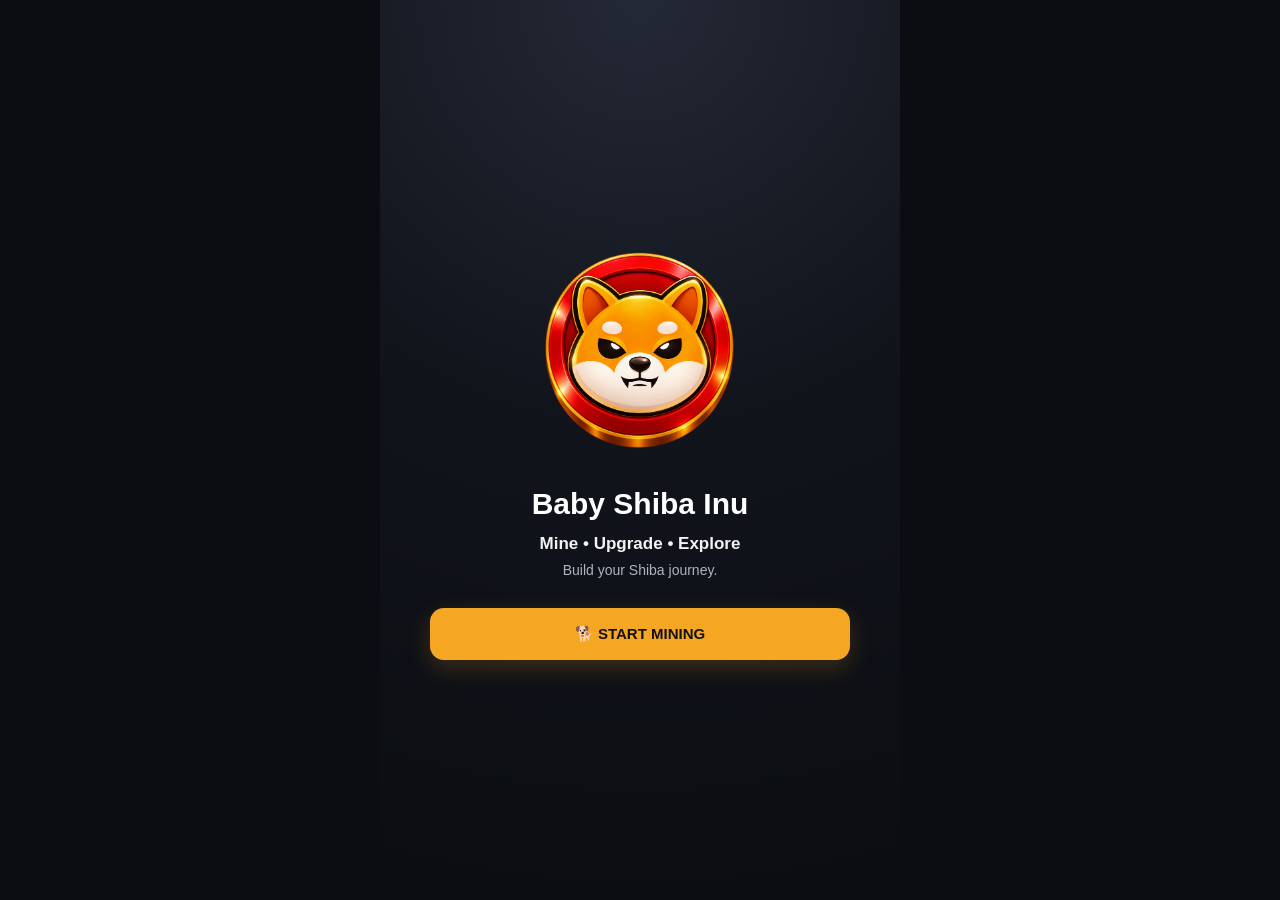
<file: index.html>
<!DOCTYPE html>
<html lang="en">
<head>
    <meta charset="UTF-8">

    <meta
        name="viewport"
        content="width=device-width, initial-scale=1.0, maximum-scale=1.0, user-scalable=no"
    >

    <title>Baby Shiba Inu</title>

    <script src="https://telegram.org/js/telegram-web-app.js"></script>

    <link rel="stylesheet" href="Style.css">
</head>

<body>

<div id="app">

    <!-- INTRO -->

    <section id="introPage" class="intro-page">

        <div class="intro-content">

            <div class="intro-logo">
                <img
                    src="file_00000000475481f4afc8aeaecd6da9b6.png"
                    alt="Baby Shiba Inu"
                >
            </div>

            <h1>Baby Shiba Inu</h1>

            <p class="intro-text">
                Mine • Upgrade • Explore
            </p>

            <p class="intro-subtitle">
                Build your Shiba journey.
            </p>

            <button
                id="startGame"
                class="primary-btn"
            >
                🐕 START MINING
            </button>

        </div>

    </section>


    <!-- GAME -->

    <main id="gameApp" class="game-app hidden">


        <!-- MINING -->

        <section
            id="miningPage"
            class="game-page active"
        >

            <div class="top-header">

                <div>

                    <h2>⛏️ Mining</h2>

                    <p>
                        Mine Baby Shiba Inu
                    </p>

                </div>

            </div>


            <!-- PLAYER -->

            <div class="player-card">

                <div class="player-info">

                    <div class="avatar">
                        🐕
                    </div>

                    <div>

                        <div
                            id="playerName"
                            class="player-name"
                        >
                            Player
                        </div>

                        <div class="player-id">
                            ID:
                            <span id="playerId">---</span>
                        </div>

                    </div>

                </div>


                <div class="level-box">

                    <span>LEVEL</span>

                    <strong id="levelValue">
                        1
                    </strong>

                </div>

            </div>


            <!-- BALANCE -->

            <div class="balance-card">

                <div class="balance-label">
                    BSHIB BALANCE
                </div>

                <div
                    id="balance"
                    class="balance-value"
                >
                    0
                </div>

                <div class="balance-symbol">
                    $BSHIB
                </div>

            </div>


            <!-- MINING -->

            <div class="mining-card">

                <div class="mining-title">

                    <span>
                        ⚡ Mining Rate
                    </span>

                    <strong>
                        <span id="mineRate">
                            1
                        </span>
                        BSHIB/s
                    </strong>

                </div>


                <div class="coin-area">

                    <button
                        id="shibaButton"
                        class="shiba-button"
                    >

                        <img
                            src="file_00000000475481f4afc8aeaecd6da9b6.png"
                            alt="BSHIB"
                        >

                    </button>

                </div>


                <!-- ENERGY -->

                <div class="energy-section">

                    <div class="energy-header">

                        <span>
                            ⚡ Energy
                        </span>

                        <strong>

                            <span id="energy">
                                1000
                            </span>

                            /

                            <span id="maxEnergy">
                                1000
                            </span>

                        </strong>

                    </div>


                    <div class="energy-bar">

                        <div
                            id="energyFill"
                            class="energy-fill"
                        ></div>

                    </div>

                </div>

            </div>


            <!-- STATS -->

            <div class="stats-grid">

                <div class="stat-card">

                    <span>
                        💰 Total Mined
                    </span>

                    <strong id="totalMined">
                        0
                    </strong>

                </div>


                <div class="stat-card">

                    <span>
                        👆 Tap Power
                    </span>

                    <strong id="tapPower">
                        1
                    </strong>

                </div>


                <div class="stat-card">

                    <span>
                        ⭐ XP
                    </span>

                    <strong id="xpValue">
                        0
                    </strong>

                </div>


                <div class="stat-card">

                    <span>
                        👑 VIP
                    </span>

                    <strong id="vipLevel">
                        0
                    </strong>

                </div>

            </div>


            <!-- XP -->

            <div class="xp-section">

                <div class="xp-header">

                    <span>
                        ⭐ Experience
                    </span>

                    <span id="xpText">
                        0 / 100
                    </span>

                </div>


                <div class="xp-bar">

                    <div
                        id="xpFill"
                        class="xp-fill"
                    ></div>

                </div>

            </div>

        </section>


        <!-- ITEMS -->

        <section
            id="itemsPage"
            class="game-page"
        >

            <div class="page-header">

                <h2>🎒 Items</h2>

                <p>
                    Your game items
                </p>

            </div>


            <div class="empty-card">

                <div class="empty-icon">
                    🎒
                </div>

                <h3>
                    No Items Yet
                </h3>

                <p>
                    Your purchased items will appear here.
                </p>

            </div>

        </section>


        <!-- SHOP -->

        <section
            id="shopPage"
            class="game-page"
        >

            <div class="page-header">

                <h2>🛒 Shop</h2>

                <p>
                    Upgrade your mining power
                </p>

            </div>


            <div class="shop-card">

                <div class="shop-icon">
                    ⚡
                </div>

                <div class="shop-info">

                    <h3>
                        Energy Pack
                    </h3>

                    <p>
                        Restore 250 Energy
                    </p>

                    <strong>
                        250 BSHIB
                    </strong>

                </div>

                <button
                    id="energyPackButton"
                    class="buy-btn"
                >
                    BUY
                </button>

            </div>


            <div class="shop-card">

                <div class="shop-icon">
                    🚀
                </div>

                <div class="shop-info">

                    <h3>
                        Mining Boost
                    </h3>

                    <p>
                        Increase Tap Power
                    </p>

                    <strong>
                        500 BSHIB
                    </strong>

                </div>

                <button
                    id="miningBoostButton"
                    class="buy-btn"
                >
                    BUY
                </button>

            </div>

        </section>


        <!-- VIP -->

        <section
            id="vipPage"
            class="game-page"
        >

            <div class="page-header">

                <h2>👑 VIP</h2>

                <p>
                    Unlock special mining benefits
                </p>

            </div>


            <div class="vip-current-card">

                <div>

                    <span>
                        CURRENT VIP
                    </span>

                    <strong id="currentVipLevel">
                        VIP 0
                    </strong>

                </div>

                <div class="vip-crown">
                    👑
                </div>

            </div>


            <div class="vip-stats">

                <div>

                    <span>
                        Mining Bonus
                    </span>

                    <strong id="vipMiningBonus">
                        +0%
                    </strong>

                </div>


                <div>

                    <span>
                        Energy Bonus
                    </span>

                    <strong id="vipEnergyBonus">
                        +0
                    </strong>

                </div>

            </div>


            <button
                id="vipRewardButton"
                class="primary-btn"
            >
                🎁 CLAIM DAILY REWARD
            </button>


            <div class="vip-list">

                <div class="vip-card">

                    <div class="vip-card-top">

                        <strong>
                            VIP 1
                        </strong>

                        <span>
                            10,000 BSHIB
                        </span>

                    </div>

                    <p>
                        +5% Mining • +100 Energy
                    </p>

                    <button
                        class="vip-buy-btn"
                        data-vip="1"
                    >
                        ACTIVATE
                    </button>

                </div>


                <div class="vip-card">

                    <div class="vip-card-top">

                        <strong>
                            VIP 2
                        </strong>

                        <span>
                            50,000 BSHIB
                        </span>

                    </div>

                    <p>
                        +10% Mining • +200 Energy
                    </p>

                    <button
                        class="vip-buy-btn"
                        data-vip="2"
                    >
                        ACTIVATE
                    </button>

                </div>


                <div class="vip-card">

                    <div class="vip-card-top">

                        <strong>
                            VIP 3
                        </strong>

                        <span>
                            150,000 BSHIB
                        </span>

                    </div>

                    <p>
                        +15% Mining • +300 Energy
                    </p>

                    <button
                        class="vip-buy-btn"
                        data-vip="3"
                    >
                        ACTIVATE
                    </button>

                </div>


                <div class="vip-card">

                    <div class="vip-card-top">

                        <strong>
                            VIP 4
                        </strong>

                        <span>
                            400,000 BSHIB
                        </span>

                    </div>

                    <p>
                        +25% Mining • +500 Energy
                    </p>

                    <button
                        class="vip-buy-btn"
                        data-vip="4"
                    >
                        ACTIVATE
                    </button>

                </div>


                <div class="vip-card">

                    <div class="vip-card-top">

                        <strong>
                            VIP 5
                        </strong>

                        <span>
                            1,000,000 BSHIB
                        </span>

                    </div>

                    <p>
                        +50% Mining • +1000 Energy
                    </p>

                    <button
                        class="vip-buy-btn"
                        data-vip="5"
                    >
                        ACTIVATE
                    </button>

                </div>

            </div>

        </section>


        <!-- FRIENDS -->

        <section
            id="friendsPage"
            class="game-page"
        >

            <div class="page-header">

                <h2>👥 Friends</h2>

                <p>
                    Invite friends and earn rewards
                </p>

            </div>


            <div class="referral-card">

                <div class="referral-icon">
                    👥
                </div>

                <h3>
                    Invite Friends
                </h3>

                <p>
                    Share your referral link with friends.
                </p>


                <div class="referral-code-box">

                    <span id="referralCode">
                        BSHIB
                    </span>

                    <button id="copyReferral">
                        📋
                    </button>

                </div>


                <button
                    id="inviteFriends"
                    class="primary-btn"
                >
                    INVITE FRIENDS
                </button>

            </div>

        </section>


        <!-- ARENA -->

        <section
            id="arenaPage"
            class="game-page"
        >

            <div class="page-header">

                <h2>
                    ⚔️ Baby Shiba Arena
                </h2>

                <p>
                    Coming soon
                </p>

            </div>


            <div class="arena-card">

                <div class="arena-icon">
                    ⚔️
                </div>

                <h3>
                    Baby Shiba Arena
                </h3>

                <p>
                    Fight enemies, explore the world and earn rewards.
                </p>

                <div class="coming-soon">
                    COMING SOON
                </div>

            </div>

        </section>


        <!-- BOTTOM NAV -->

        <nav class="bottom-nav">

            <button
                class="nav-item active"
                data-page="miningPage"
            >
                <span>⛏️</span>
                <small>Mining</small>
            </button>


            <button
                class="nav-item"
                data-page="itemsPage"
            >
                <span>🎒</span>
                <small>Items</small>
            </button>


            <button
                class="nav-item"
                data-page="shopPage"
            >
                <span>🛒</span>
                <small>Shop</small>
            </button>


            <button
                class="nav-item"
                data-page="vipPage"
            >
                <span>👑</span>
                <small>VIP</small>
            </button>


            <button
                class="nav-item"
                data-page="friendsPage"
            >
                <span>👥</span>
                <small>Friends</small>
            </button>


            <button
                class="nav-item"
                data-page="arenaPage"
            >
                <span>⚔️</span>
                <small>Arena</small>
            </button>

        </nav>

    </main>


    <!-- TOAST -->

    <div
        id="toast"
        class="toast"
    ></div>


    <!-- EFFECTS -->

    <div
        id="effects"
        class="effects"
    ></div>


</div>


<script src="app.js"></script>

</body>
          </html>
</file>
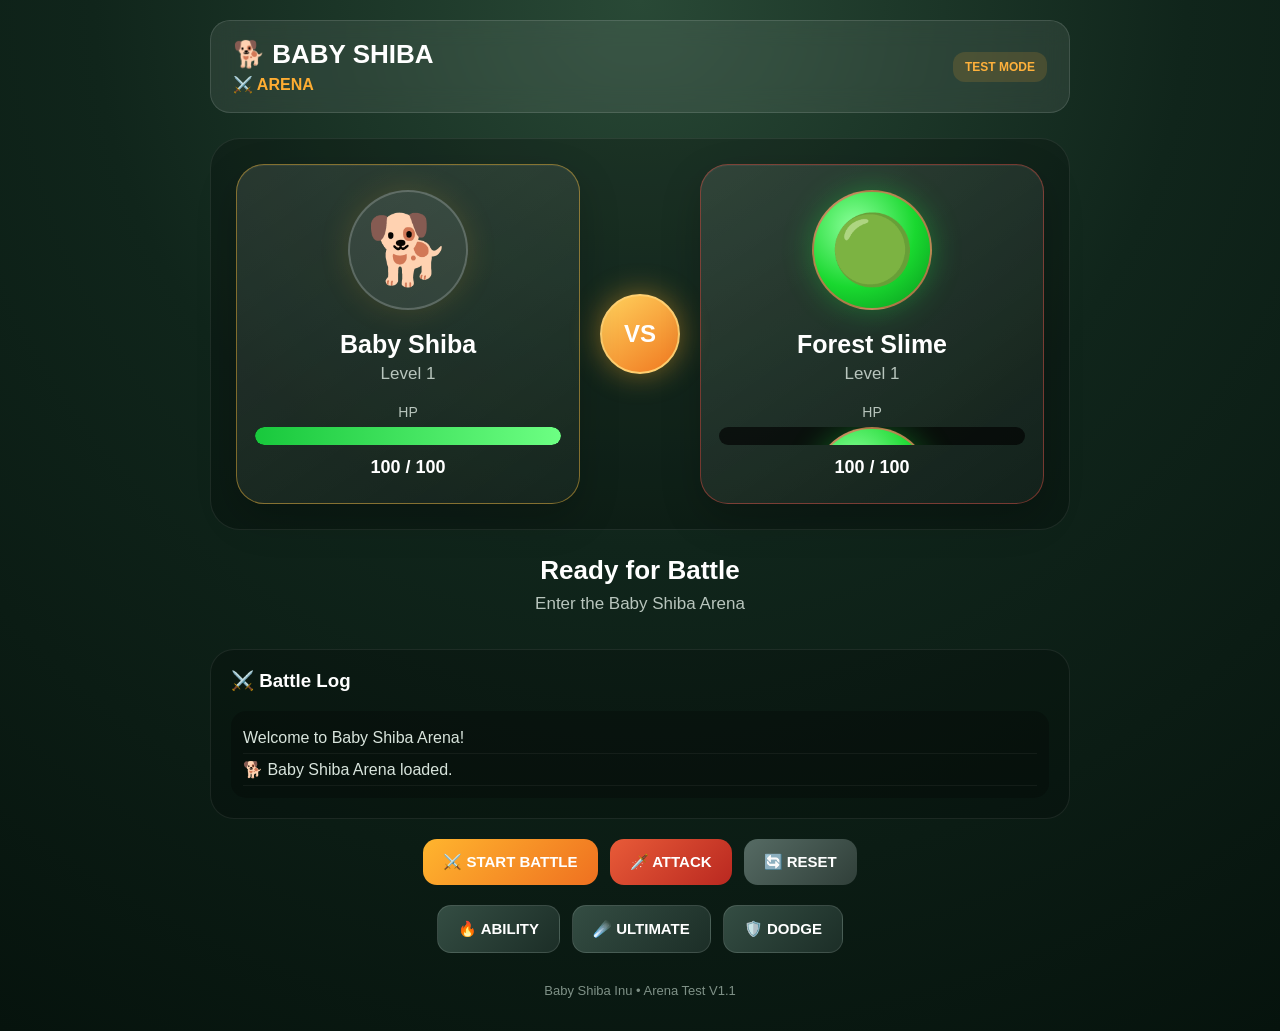
<file: arena.html>
<!DOCTYPE html>
<html lang="en">

<head>
    <meta charset="UTF-8">

    <meta
        name="viewport"
        content="width=device-width, initial-scale=1.0"
    >

    <title>Baby Shiba Arena</title>

    <link rel="stylesheet" href="arena.css">
</head>

<body>

    <main class="arena">

        <!-- HEADER -->

        <header class="arena-header">

            <div class="logo-area">
                <h1>🐕 BABY SHIBA</h1>
                <span>⚔️ ARENA</span>
            </div>

            <div class="test-badge">
                TEST MODE
            </div>

        </header>


        <!-- BATTLE AREA -->

        <section class="battle-area">

            <!-- PLAYER -->

            <div class="fighter player">

                <div class="character-icon">
                    🐕
                </div>

                <h2>Baby Shiba</h2>

                <p class="level">
                    Level 1
                </p>

                <div class="stat-label">
                    HP
                </div>

                <div class="health-bar">

                    <div
                        id="player-hp-bar"
                        class="health-fill player-hp"
                    ></div>

                </div>

                <p id="player-hp">
                    100 / 100
                </p>

            </div>


            <!-- VS -->

            <div class="vs">
                VS
            </div>


            <!-- ENEMY -->

            <div class="fighter enemy">

                
                     <div
    id="enemy-character"
    class="character-icon enemy-character"
>
    🟢
                     </div>
                

                <h2>Forest Slime</h2>

                <p class="level">
                    Level 1
                </p>

                <div class="stat-label">
                    HP
                </div>

                <div class="health-bar">
<div
    id="enemy-character"
    class="character-icon enemy-character"
>
    🟢
                    </div>
                    <div
                        id="enemy-hp-bar"
                        class="health-fill enemy-hp"
                    ></div>

                </div>

                <p id="enemy-hp">
                    100 / 100
                </p>

            </div>

        </section>


        <!-- BATTLE MESSAGE -->

        <section class="battle-message">

            <h2 id="battle-status">
                Ready for Battle
            </h2>

            <p id="battle-subtitle">
                Enter the Baby Shiba Arena
            </p>

        </section>


        <!-- BATTLE LOG -->

        <section class="battle-log-section">

            <h3>⚔️ Battle Log</h3>

            <div id="battle-log">

                <div>
                    Welcome to Baby Shiba Arena!
                </div>

            </div>

        </section>


        <!-- MAIN CONTROLS -->

        <section class="battle-controls">

            <button
                class="start-button"
                onclick="startArenaBattle()"
            >
                ⚔️ START BATTLE
            </button>

            <button
                class="attack-button"
                onclick="playerAttack()"
            >
                🗡️ ATTACK
            </button>

            <button
                class="reset-button"
                onclick="resetArena()"
            >
                🔄 RESET
            </button>

        </section>


        <!-- ABILITIES -->

        <section class="future-controls">

            <button
                onclick="playerAbility()"
            >
                🔥 ABILITY
            </button>

            <button
                onclick="playerUltimate()"
            >
                ☄️ ULTIMATE
            </button>

            <button
                onclick="playerDodge()"
            >
                🛡️ DODGE
            </button>

        </section>


        <!-- FOOTER -->

        <footer>

            <p>
                Baby Shiba Inu • Arena Test V1.1
            </p>

        </footer>

    </main>


    <script src="arena.js"></script>

</body>

          </html>
</file>
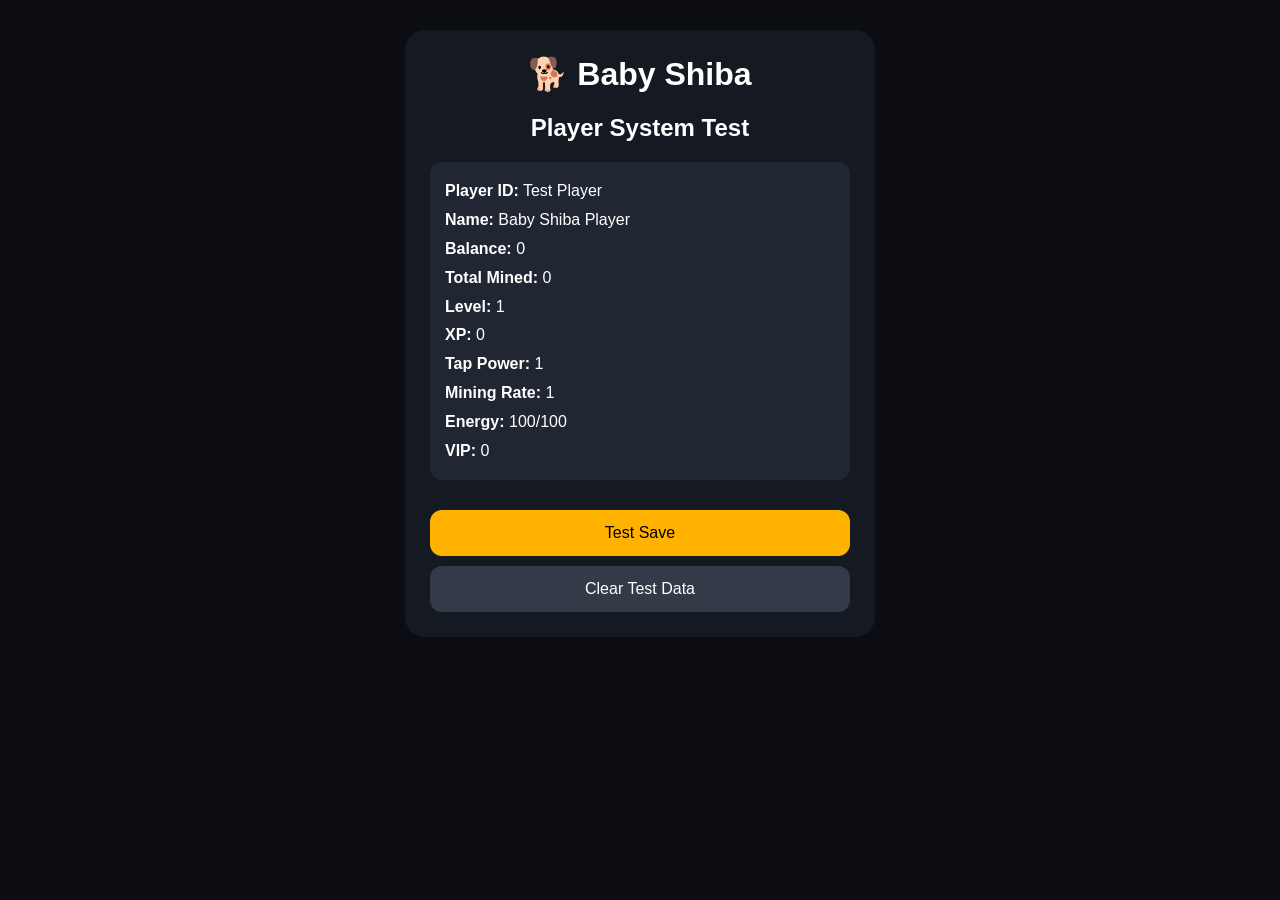
<file: player-test.html>
<!DOCTYPE html>
<html lang="en">
<head>
    <meta charset="UTF-8">
    <meta name="viewport" content="width=device-width, initial-scale=1.0">

    <title>Baby Shiba Player Test</title>

    <style>
        body {
            margin: 0;
            padding: 30px 20px;
            background: #0b0d12;
            color: white;
            font-family: Arial, sans-serif;
            text-align: center;
        }

        .box {
            max-width: 420px;
            margin: 0 auto;
            padding: 25px;
            background: #151922;
            border-radius: 20px;
        }

        h1 {
            margin-top: 0;
        }

        #status {
            margin: 20px 0;
            padding: 15px;
            background: #202632;
            border-radius: 12px;
            line-height: 1.8;
            text-align: left;
        }

        button {
            width: 100%;
            padding: 14px;
            margin-top: 10px;
            border: 0;
            border-radius: 12px;
            font-size: 16px;
            cursor: pointer;
        }

        .save {
            background: #ffb300;
        }

        .clear {
            background: #333a48;
            color: white;
        }
    </style>
</head>

<body>

<div class="box">

    <h1>🐕 Baby Shiba</h1>

    <h2>Player System Test</h2>

    <div id="status">
        Loading...
    </div>

    <button class="save" onclick="testSave()">
        Test Save
    </button>

    <button class="clear" onclick="testClear()">
        Clear Test Data
    </button>

</div>

<script src="player-system.js"></script>
<script src="storage-system.js"></script>

<script>

let player;

function showPlayer() {

    document.getElementById("status").innerHTML = `
        <strong>Player ID:</strong> ${player.telegramId || "Test Player"}<br>
        <strong>Name:</strong> ${player.firstName || "Baby Shiba Player"}<br>
        <strong>Balance:</strong> ${player.balance}<br>
        <strong>Total Mined:</strong> ${player.totalMined}<br>
        <strong>Level:</strong> ${player.level}<br>
        <strong>XP:</strong> ${player.xp}<br>
        <strong>Tap Power:</strong> ${player.tapPower}<br>
        <strong>Mining Rate:</strong> ${player.miningRate}<br>
        <strong>Energy:</strong> ${player.energy}/${player.maxEnergy}<br>
        <strong>VIP:</strong> ${player.vipLevel}
    `;
}

function testSave() {

    player.balance += 100;
    player.totalMined += 100;
    player.xp += 10;

    BabyShibaStorage.save(player);

    showPlayer();
}

function testClear() {

    BabyShibaStorage.clear();

    player = BabyShibaPlayer.createPlayer();

    showPlayer();
}

function startTest() {

    const saved =
        BabyShibaStorage.load();

    if (saved) {

        player =
            BabyShibaPlayer.normalizePlayer(saved);

    } else {

        player =
            BabyShibaPlayer.createPlayer();

    }

    showPlayer();
}

startTest();

</script>

</body>
  </html>
</file>
<file: Style.css>
/* =========================================
   BABY SHIBA INU
   MAIN GAME STYLE
========================================= */

* {
    box-sizing: border-box;
    margin: 0;
    padding: 0;
}

html,
body {
    width: 100%;
    min-height: 100%;
}

body {
    font-family: Arial, Helvetica, sans-serif;
    background: #0b0d12;
    color: #ffffff;
    overflow-x: hidden;
}

button {
    font-family: inherit;
    cursor: pointer;
    border: none;
}

.hidden {
    display: none !important;
}


/* =========================================
   APP
========================================= */

#app {
    width: 100%;
    max-width: 520px;
    min-height: 100vh;
    margin: 0 auto;
    position: relative;
    background: #0b0d12;
}


/* =========================================
   INTRO
========================================= */

.intro-page {
    width: 100%;
    min-height: 100vh;

    display: flex;
    align-items: center;
    justify-content: center;

    padding: 30px 20px;

    background:
        radial-gradient(
            circle at top,
            #242936 0%,
            #11141b 45%,
            #0b0d12 100%
        );
}

.intro-content {
    width: 100%;
    max-width: 420px;

    text-align: center;
}

.intro-logo {
    width: 220px;
    height: 220px;

    margin: 0 auto 25px;

    display: flex;
    align-items: center;
    justify-content: center;
}

.intro-logo img {
    width: 210px;
    height: 210px;

    max-width: 210px;
    max-height: 210px;

    object-fit: contain;

    display: block;
}

.intro-content h1 {
    font-size: 30px;
    line-height: 1.2;

    margin-bottom: 12px;
}

.intro-text {
    font-size: 17px;
    font-weight: 700;

    margin-bottom: 8px;

    opacity: 0.95;
}

.intro-subtitle {
    font-size: 14px;

    color: #aeb4c0;

    margin-bottom: 30px;
}


/* =========================================
   BUTTON
========================================= */

.primary-btn {
    width: 100%;

    min-height: 52px;

    padding: 14px 20px;

    border-radius: 14px;

    background: #f5a623;
    color: #111111;

    font-size: 15px;
    font-weight: 800;

    box-shadow:
        0 8px 25px rgba(245, 166, 35, 0.20);

    transition:
        transform 0.15s ease,
        opacity 0.15s ease;
}

.primary-btn:active {
    transform: scale(0.97);
}

.primary-btn:hover {
    opacity: 0.92;
}


/* =========================================
   GAME
========================================= */

.game-app {
    width: 100%;
    min-height: 100vh;

    padding-bottom: 80px;

    background: #0b0d12;
}

.game-page {
    display: none;

    width: 100%;

    min-height: calc(100vh - 80px);

    padding:
        18px
        16px
        110px;
}

.game-page.active {
    display: block;
}


/* =========================================
   HEADER
========================================= */

.top-header {
    width: 100%;

    margin-bottom: 16px;
}

.top-header h2 {
    font-size: 23px;
    margin-bottom: 5px;
}

.top-header p {
    font-size: 13px;
    color: #9299a6;
}


/* =========================================
   PLAYER
========================================= */

.player-card {
    width: 100%;

    display: flex;
    align-items: center;
    justify-content: space-between;

    padding: 14px;

    margin-bottom: 14px;

    background: #151922;

    border: 1px solid #242936;

    border-radius: 16px;
}

.player-info {
    display: flex;
    align-items: center;

    min-width: 0;
}

.avatar {
    width: 46px;
    height: 46px;

    flex-shrink: 0;

    display: flex;
    align-items: center;
    justify-content: center;

    margin-right: 11px;

    border-radius: 50%;

    background: #242936;

    font-size: 25px;
}

.player-name {
    font-size: 15px;
    font-weight: 700;

    white-space: nowrap;
    overflow: hidden;
    text-overflow: ellipsis;
}

.player-id {
    margin-top: 4px;

    font-size: 11px;

    color: #7f8795;
}

.level-box {
    flex-shrink: 0;

    text-align: center;

    padding-left: 12px;
}

.level-box span {
    display: block;

    font-size: 9px;

    color: #7f8795;

    margin-bottom: 3px;
}

.level-box strong {
    font-size: 20px;
}


/* =========================================
   BALANCE
========================================= */

.balance-card {
    width: 100%;

    text-align: center;

    padding: 20px 15px;

    margin-bottom: 14px;

    background:
        linear-gradient(
            145deg,
            #191d27,
            #12151c
        );

    border: 1px solid #292f3b;

    border-radius: 18px;
}

.balance-label {
    font-size: 11px;

    color: #8d95a3;

    margin-bottom: 8px;
}

.balance-value {
    font-size: 31px;
    line-height: 1.1;

    font-weight: 800;

    word-break: break-word;
}

.balance-symbol {
    font-size: 12px;

    margin-top: 6px;

    color: #f5a623;
    font-weight: 700;
}


/* =========================================
   MINING CARD
========================================= */

.mining-card {
    width: 100%;

    padding: 15px;

    background: #151922;

    border: 1px solid #242936;

    border-radius: 18px;

    margin-bottom: 14px;
}

.mining-title {
    width: 100%;

    display: flex;
    align-items: center;
    justify-content: space-between;

    font-size: 13px;
}

.mining-title span {
    color: #aeb4c0;
}

.mining-title strong {
    color: #f5a623;
}


/* =========================================
   COIN
========================================= */

.coin-area {
    width: 100%;

    min-height: 240px;

    display: flex;
    align-items: center;
    justify-content: center;

    padding: 15px 0;
}

.shiba-button {
    width: 190px;
    height: 190px;

    min-width: 190px;
    min-height: 190px;

    max-width: 190px;
    max-height: 190px;

    padding: 0;

    display: flex;
    align-items: center;
    justify-content: center;

    border-radius: 50%;

    background: transparent;

    overflow: hidden;

    box-shadow:
        0 0 30px rgba(245, 166, 35, 0.18);

    -webkit-tap-highlight-color: transparent;
}

.shiba-button img {
    display: block;

    width: 190px;
    height: 190px;

    min-width: 190px;
    min-height: 190px;

    max-width: 190px;
    max-height: 190px;

    object-fit: contain;

    pointer-events: none;
}

.shiba-button:active {
    transform: scale(0.94);
}


/* =========================================
   ENERGY
========================================= */

.energy-section {
    width: 100%;
}

.energy-header {
    width: 100%;

    display: flex;
    justify-content: space-between;

    margin-bottom: 8px;

    font-size: 12px;
}

.energy-header span {
    color: #9ba2af;
}

.energy-header strong {
    color: #ffffff;
}

.energy-bar {
    width: 100%;
    height: 9px;

    overflow: hidden;

    background: #292e38;

    border-radius: 20px;
}

.energy-fill {
    width: 100%;
    height: 100%;

    background: #f5a623;

    border-radius: 20px;

    transition: width 0.25s ease;
}


/* =========================================
   STATS
========================================= */

.stats-grid {
    width: 100%;

    display: grid;

    grid-template-columns: repeat(2, 1fr);

    gap: 10px;

    margin-bottom: 14px;
}

.stat-card {
    min-width: 0;

    padding: 14px;

    background: #151922;

    border: 1px solid #242936;

    border-radius: 14px;
}

.stat-card span {
    display: block;

    font-size: 11px;

    color: #8e96a4;

    margin-bottom: 7px;
}

.stat-card strong {
    display: block;

    font-size: 17px;

    overflow: hidden;
    text-overflow: ellipsis;
}


/* =========================================
   XP
========================================= */

.xp-section {
    width: 100%;

    padding: 14px;

    background: #151922;

    border: 1px solid #242936;

    border-radius: 14px;
}

.xp-header {
    display: flex;
    justify-content: space-between;

    margin-bottom: 8px;

    font-size: 11px;

    color: #a0a7b3;
}

.xp-bar {
    width: 100%;
    height: 8px;

    background: #292e38;

    border-radius: 20px;

    overflow: hidden;
}

.xp-fill {
    width: 0%;
    height: 100%;

    background: #f5a623;

    border-radius: 20px;

    transition: width 0.25s ease;
}


/* =========================================
   OTHER PAGE HEADERS
========================================= */

.page-header {
    margin-bottom: 18px;
}

.page-header h2 {
    font-size: 23px;

    margin-bottom: 6px;
}

.page-header p {
    font-size: 13px;

    color: #9299a6;
}


/* =========================================
   EMPTY CARD
========================================= */

.empty-card {
    width: 100%;

    padding: 45px 20px;

    text-align: center;

    background: #151922;

    border: 1px solid #242936;

    border-radius: 18px;
}

.empty-icon {
    font-size: 45px;

    margin-bottom: 15px;
}

.empty-card h3 {
    font-size: 18px;

    margin-bottom: 8px;
}

.empty-card p {
    font-size: 13px;

    line-height: 1.5;

    color: #8e96a4;
}


/* =========================================
   SHOP
========================================= */

.shop-card {
    width: 100%;

    display: flex;
    align-items: center;

    gap: 12px;

    padding: 15px;

    margin-bottom: 12px;

    background: #151922;

    border: 1px solid #242936;

    border-radius: 16px;
}

.shop-icon {
    width: 46px;
    height: 46px;

    flex-shrink: 0;

    display: flex;
    align-items: center;
    justify-content: center;

    background: #242936;

    border-radius: 12px;

    font-size: 23px;
}

.shop-info {
    flex: 1;
    min-width: 0;
}

.shop-info h3 {
    font-size: 15px;

    margin-bottom: 4px;
}

.shop-info p {
    font-size: 11px;

    color: #8e96a4;

    margin-bottom: 5px;
}

.shop-info strong {
    font-size: 12px;

    color: #f5a623;
}

.buy-btn {
    flex-shrink: 0;

    padding: 10px 13px;

    border-radius: 10px;

    background: #f5a623;

    color: #111;

    font-size: 11px;

    font-weight: 800;
}


/* =========================================
   VIP
========================================= */

.vip-current-card {
    width: 100%;

    display: flex;
    align-items: center;
    justify-content: space-between;

    padding: 18px;

    margin-bottom: 12px;

    background: #151922;

    border: 1px solid #242936;

    border-radius: 16px;
}

.vip-current-card span {
    display: block;

    font-size: 10px;

    color: #8e96a4;

    margin-bottom: 5px;
}

.vip-current-card strong {
    font-size: 20px;
}

.vip-crown {
    font-size: 35px;
}

.vip-stats {
    width: 100%;

    display: grid;

    grid-template-columns: 1fr 1fr;

    gap: 10px;

    margin-bottom: 12px;
}

.vip-stats > div {
    padding: 14px;

    background: #151922;

    border: 1px solid #242936;

    border-radius: 14px;
}

.vip-stats span {
    display: block;

    font-size: 10px;

    color: #8e96a4;

    margin-bottom: 6px;
}

.vip-stats strong {
    font-size: 16px;
}

.vip-list {
    width: 100%;

    margin-top: 14px;
}

.vip-card {
    width: 100%;

    padding: 15px;

    margin-bottom: 10px;

    background: #151922;

    border: 1px solid #242936;

    border-radius: 15px;
}

.vip-card-top {
    display: flex;
    justify-content: space-between;

    gap: 10px;

    margin-bottom: 7px;
}

.vip-card-top strong {
    font-size: 15px;
}

.vip-card-top span {
    font-size: 11px;

    color: #f5a623;
}

.vip-card p {
    font-size: 11px;

    color: #9299a6;

    margin-bottom: 12px;
}

.vip-buy-btn {
    width: 100%;

    padding: 10px;

    border-radius: 10px;

    background: #242936;

    color: #ffffff;

    font-size: 11px;

    font-weight: 700;
}


/* =========================================
   FRIENDS
========================================= */

.referral-card {
    width: 100%;

    padding: 30px 18px;

    text-align: center;

    background: #151922;

    border: 1px solid #242936;

    border-radius: 18px;
}

.referral-icon {
    font-size: 45px;

    margin-bottom: 12px;
}

.referral-card h3 {
    font-size: 19px;

    margin-bottom: 7px;
}

.referral-card > p {
    font-size: 12px;

    color: #8e96a4;

    line-height: 1.5;

    margin-bottom: 18px;
}

.referral-code-box {
    width: 100%;

    display: flex;

    align-items: center;
    justify-content: space-between;

    padding: 5px 6px 5px 13px;

    margin-bottom: 12px;

    background: #0d1016;

    border: 1px solid #292f3b;

    border-radius: 11px;
}

.referral-code-box span {
    font-size: 13px;

    font-weight: 700;
}

.referral-code-box button {
    width: 38px;
    height: 34px;

    border-radius: 8px;

    background: #242936;

    color: #ffffff;
}


/* =========================================
   ARENA
========================================= */

.arena-card {
    width: 100%;

    padding: 40px 20px;

    text-align: center;

    background:
        linear-gradient(
            145deg,
            #181d27,
            #11141b
        );

    border: 1px solid #242936;

    border-radius: 18px;
}

.arena-icon {
    font-size: 55px;

    margin-bottom: 15px;
}

.arena-card h3 {
    font-size: 20px;

    margin-bottom: 10px;
}

.arena-card p {
    font-size: 12px;

    line-height: 1.6;

    color: #8e96a4;

    margin-bottom: 20px;
}

.coming-soon {
    display: inline-block;

    padding: 9px 14px;

    border-radius: 20px;

    background: #242936;

    color: #f5a623;

    font-size: 10px;

    font-weight: 800;
}


/* =========================================
   BOTTOM NAV
========================================= */

.bottom-nav {
    position: fixed;

    left: 50%;
    bottom: 0;

    transform: translateX(-50%);

    width: 100%;
    max-width: 520px;

    height: 72px;

    display: grid;

    grid-template-columns:
        repeat(6, 1fr);

    background: #11141b;

    border-top: 1px solid #292f3b;

    z-index: 1000;
}

.nav-item {
    min-width: 0;

    display: flex;
    flex-direction: column;

    align-items: center;
    justify-content: center;

    gap: 4px;

    background: transparent;

    color: #707887;
}

.nav-item span {
    font-size: 18px;

    line-height: 1;
}

.nav-item small {
    font-size: 9px;

    line-height: 1;
}

.nav-item.active {
    color: #f5a623;
}


/* =========================================
   TOAST
========================================= */

.toast {
    position: fixed;

    left: 50%;
    bottom: 90px;

    transform:
        translateX(-50%)
        translateY(15px);

    max-width: calc(100% - 40px);

    padding: 11px 16px;

    border-radius: 12px;

    background: #242936;

    color: #ffffff;

    font-size: 12px;

    opacity: 0;

    pointer-events: none;

    z-index: 2000;

    transition:
        opacity 0.2s ease,
        transform 0.2s ease;
}

.toast.show {
    opacity: 1;

    transform:
        translateX(-50%)
        translateY(0);
}


/* =========================================
   EFFECTS
========================================= */

.effects {
    position: fixed;

    inset: 0;

    pointer-events: none;

    overflow: hidden;

    z-index: 1500;
}

.coin-effect {
    position: fixed;

    left: 50%;
    top: 45%;

    transform: translate(-50%, 0);

    color: #f5a623;

    font-size: 18px;

    font-weight: 800;

    animation: coinFloat 0.9s ease-out forwards;

    pointer-events: none;
}

@keyframes coinFloat {

    0% {
        opacity: 1;
        transform:
            translate(-50%, 0)
            scale(1);
    }

    100% {
        opacity: 0;
        transform:
            translate(-50%, -70px)
            scale(1.1);
    }

}


/* =========================================
   MOBILE
========================================= */

@media (max-width: 420px) {

    .game-page {
        padding-left: 13px;
        padding-right: 13px;
    }

    .coin-area {
        min-height: 225px;
    }

    .shiba-button {
        width: 175px;
        height: 175px;

        min-width: 175px;
        min-height: 175px;

        max-width: 175px;
        max-height: 175px;
    }

    .shiba-button img {
        width: 175px;
        height: 175px;

        min-width: 175px;
        min-height: 175px;

        max-width: 175px;
        max-height: 175px;
    }

    .balance-value {
        font-size: 27px;
    }

    .nav-item span {
        font-size: 17px;
    }

    .nav-item small {
        font-size: 8px;
    }

}


/* =========================================
   VERY SMALL SCREENS
========================================= */

@media (max-width: 340px) {

    .shiba-button {
        width: 155px;
        height: 155px;

        min-width: 155px;
        min-height: 155px;

        max-width: 155px;
        max-height: 155px;
    }

    .shiba-button img {
        width: 155px;
        height: 155px;

        min-width: 155px;
        min-height: 155px;

        max-width: 155px;
        max-height: 155px;
    }

    .nav-item small {
        font-size: 7px;
    }

}
</file>
<file: arena.css>
/* ==========================================
   BABY SHIBA ARENA
   VISUAL VERSION 1.3
   ========================================== */

* {
    box-sizing: border-box;
}

html,
body {
    margin: 0;
    padding: 0;
    min-height: 100%;
}

body {
    font-family: Arial, sans-serif;

    background:
        radial-gradient(
            circle at top,
            #294936 0%,
            #10251b 45%,
            #06130d 100%
        );

    color: white;
}


/* ==========================================
   MAIN ARENA
   ========================================== */

.arena {
    width: 100%;
    max-width: 900px;
    margin: 0 auto;
    padding: 20px;
}


/* ==========================================
   HEADER
   ========================================== */

.arena-header {
    display: flex;
    justify-content: space-between;
    align-items: center;

    padding: 18px 22px;
    margin-bottom: 25px;

    border-radius: 20px;

    background: rgba(255, 255, 255, 0.08);
    border: 1px solid rgba(255, 255, 255, 0.12);

    backdrop-filter: blur(12px);
}

.logo-area h1 {
    margin: 0;
    font-size: 26px;
}

.logo-area span {
    display: block;
    margin-top: 5px;

    color: #ffad32;
    font-weight: bold;
}

.test-badge {
    padding: 8px 12px;

    border-radius: 12px;

    background: rgba(255, 170, 50, 0.15);

    color: #ffb13b;

    font-size: 12px;
    font-weight: bold;
}


/* ==========================================
   BATTLE AREA
   ========================================== */

.battle-area {
    display: flex;
    align-items: center;
    justify-content: center;

    gap: 20px;

    padding: 25px;

    border-radius: 30px;

    background: rgba(0, 0, 0, 0.22);

    border: 1px solid rgba(255, 255, 255, 0.08);
}


/* ==========================================
   FIGHTER
   ========================================== */

.fighter {
    flex: 1;

    min-width: 0;

    text-align: center;

    padding: 25px 18px;

    border-radius: 28px;

    background:
        linear-gradient(
            145deg,
            rgba(255, 255, 255, 0.10),
            rgba(255, 255, 255, 0.035)
        );

    border: 1px solid rgba(255, 255, 255, 0.12);

    box-shadow:
        inset 0 1px 0 rgba(255, 255, 255, 0.05),
        0 15px 40px rgba(0, 0, 0, 0.20);

    overflow: hidden;

    position: relative;
}


/* PLAYER BORDER */

.fighter.player {
    border-color: rgba(255, 190, 60, 0.45);
}


/* ENEMY BORDER */

.fighter.enemy {
    border-color: rgba(255, 80, 70, 0.40);
}


/* IMPORTANT:
   Remove accidental pseudo elements */

.fighter::before,
.fighter::after,
.enemy::before,
.enemy::after,
.enemy-character::before,
.enemy-character::after,
.player-character::before,
.player-character::after {
    content: none !important;
    display: none !important;
}


/* ==========================================
   CHARACTER ICON
   ========================================== */

.character-icon {
    width: 120px;
    height: 120px;

    margin: 0 auto 20px auto;

    display: flex;
    align-items: center;
    justify-content: center;

    border-radius: 50%;

    font-size: 68px;

    position: relative;

    z-index: 10;

    background: rgba(255, 255, 255, 0.08);

    border: 2px solid rgba(255, 255, 255, 0.20);

    box-shadow:
        0 0 30px rgba(255, 180, 50, 0.15);

    animation: idleFloat 2.8s ease-in-out infinite;
}


/* PLAYER */

.player-character {
    background:
        radial-gradient(
            circle,
            #ffd27a,
            #f28b25
        );

    border-color: #ffbd55;

    box-shadow:
        0 0 35px rgba(255, 170, 50, 0.45);
}


/* ENEMY */

.enemy-character {
    background:
        radial-gradient(
            circle at 35% 30%,
            #8cff9b,
            #19d82f 55%,
            #07951d 100%
        );

    border-color: rgba(255, 90, 90, 0.65);

    box-shadow:
        0 0 30px rgba(30, 255, 70, 0.30);

    position: relative !important;

    top: auto !important;
    bottom: auto !important;
    left: auto !important;
    right: auto !important;

    transform: none !important;

    margin: 0 auto 20px auto !important;
}


/* ==========================================
   CHARACTER IDLE
   ========================================== */

@keyframes idleFloat {

    0% {
        transform: translateY(0);
    }

    50% {
        transform: translateY(-6px);
    }

    100% {
        transform: translateY(0);
    }
}


/* ==========================================
   PLAYER ATTACK
   ========================================== */

.attack-animation {
    animation: playerAttack 0.35s ease !important;
}

@keyframes playerAttack {

    0% {
        transform: translateX(0) scale(1);
    }

    45% {
        transform: translateX(25px) scale(1.08);
    }

    100% {
        transform: translateX(0) scale(1);
    }
}


/* ==========================================
   ABILITY
   ========================================== */

.ability-animation {
    animation: abilityAttack 0.45s ease !important;
}

@keyframes abilityAttack {

    0% {
        transform: translateX(0);
    }

    40% {
        transform: translateX(55px) scale(1.12);
    }

    70% {
        transform: translateX(15px) scale(1.08);
    }

    100% {
        transform: translateX(0) scale(1);
    }
}


/* ==========================================
   ULTIMATE
   ========================================== */

.ultimate-animation {
    animation: ultimateAttack 0.7s ease !important;
}

@keyframes ultimateAttack {

    0% {
        transform: scale(1);
        filter: brightness(1);
    }

    35% {
        transform: scale(1.30);
        filter: brightness(1.8);
    }

    65% {
        transform: scale(1.15);
        filter: brightness(1.4);
    }

    100% {
        transform: scale(1);
        filter: brightness(1);
    }
}


/* ==========================================
   DODGE
   ========================================== */

.dodge-animation {
    animation: dodgeMove 0.45s ease !important;
}

@keyframes dodgeMove {

    0% {
        transform: translateX(0);
    }

    50% {
        transform: translateX(-55px) rotate(-8deg);
    }

    100% {
        transform: translateX(0);
    }
}


/* ==========================================
   ENEMY ATTACK
   ========================================== */

.enemy-attack-animation {
    animation: enemyAttack 0.4s ease !important;
}

@keyframes enemyAttack {

    0% {
        transform: translateX(0) scale(1);
    }

    50% {
        transform: translateX(-25px) scale(1.08);
    }

    100% {
        transform: translateX(0) scale(1);
    }
}


/* ==========================================
   FIGHTER TEXT
   ========================================== */

.fighter h2 {
    margin: 5px 0 5px;

    font-size: 25px;
}

.level {
    margin: 0 0 20px;

    color: #b8c5bd;

    font-size: 17px;
}

.stat-label {
    margin-bottom: 7px;

    color: #b8c5bd;

    font-size: 14px;
}


/* ==========================================
   HEALTH BAR
   ========================================== */

.health-bar {
    width: 100%;
    height: 18px;

    overflow: hidden;

    border-radius: 20px;

    background: rgba(0, 0, 0, 0.65);

    position: relative;
}


/* IMPORTANT:
   HP bar must never create another character */

.health-bar::before,
.health-bar::after,
.health-fill::before,
.health-fill::after {
    content: none !important;
    display: none !important;
}


.health-fill {
    height: 100%;

    width: 100%;

    border-radius: 20px;

    transition:
        width 0.35s ease;
}


.player-hp {
    background:
        linear-gradient(
            90deg,
            #18c83c,
            #6dff83
        );

    box-shadow:
        0 0 10px rgba(50, 255, 90, 0.45);
}


.enemy-hp {
    background:
        linear-gradient(
            90deg,
            #ff3434,
            #ff7a45
        );

    box-shadow:
        0 0 10px rgba(255, 60, 60, 0.35);

    position: relative !important;

    top: auto !important;
    bottom: auto !important;

    transform: none !important;
}


.fighter > p:not(.level) {
    margin: 12px 0 0;

    font-size: 18px;

    font-weight: bold;
}


/* ==========================================
   VS
   ========================================== */

.vs {
    width: 80px;
    height: 80px;

    flex: 0 0 80px;

    display: flex;
    align-items: center;
    justify-content: center;

    border-radius: 50%;

    background:
        linear-gradient(
            145deg,
            #ffd15c,
            #f07820
        );

    border: 2px solid #ffcf70;

    color: white;

    font-size: 24px;
    font-weight: 900;

    box-shadow:
        0 0 30px rgba(255, 170, 40, 0.45);

    animation: vsPulse 1.8s ease-in-out infinite;
}

@keyframes vsPulse {

    0% {
        transform: scale(1);
    }

    50% {
        transform: scale(1.08);
    }

    100% {
        transform: scale(1);
    }
}


/* ==========================================
   BATTLE MESSAGE
   ========================================== */

.battle-message {
    text-align: center;

    padding: 25px 10px;
}

.battle-message h2 {
    margin: 0 0 8px;

    font-size: 26px;
}

.battle-message p {
    margin: 0;

    color: #b8c5bd;

    font-size: 17px;
}


/* ==========================================
   BATTLE LOG
   ========================================== */

.battle-log-section {
    margin-top: 10px;

    padding: 20px;

    border-radius: 24px;

    background: rgba(0, 0, 0, 0.20);

    border: 1px solid rgba(255, 255, 255, 0.08);
}

.battle-log-section h3 {
    margin-top: 0;
}

#battle-log {
    max-height: 180px;

    overflow-y: auto;

    padding: 12px;

    border-radius: 15px;

    background: rgba(0, 0, 0, 0.25);
}

#battle-log div {
    padding: 6px 0;

    color: #d8e4dc;

    border-bottom: 1px solid rgba(255, 255, 255, 0.05);
}


/* ==========================================
   CONTROLS
   ========================================== */

.battle-controls,
.future-controls {
    display: flex;

    justify-content: center;

    gap: 12px;

    flex-wrap: wrap;

    margin-top: 20px;
}

button {
    border: none;

    border-radius: 14px;

    padding: 14px 20px;

    color: white;

    font-weight: bold;

    font-size: 15px;

    cursor: pointer;

    transition:
        transform 0.15s ease,
        filter 0.15s ease;
}

button:active {
    transform: scale(0.95);
}

.start-button {
    background:
        linear-gradient(
            135deg,
            #ffb52e,
            #ef7020
        );
}

.attack-button {
    background:
        linear-gradient(
            135deg,
            #e85b38,
            #b92820
        );
}

.reset-button {
    background:
        linear-gradient(
            135deg,
            #566b64,
            #303f39
        );
}

.future-controls button {
    background:
        linear-gradient(
            135deg,
            #344d43,
            #1c2e27
        );

    border: 1px solid rgba(255, 255, 255, 0.12);
}


/* ==========================================
   FOOTER
   ========================================== */

footer {
    text-align: center;

    margin-top: 30px;

    color: #7f9187;

    font-size: 13px;
}


/* ==========================================
   MOBILE
   ========================================== */

@media (max-width: 700px) {

    .arena {
        padding: 14px;
    }

    .arena-header {
        padding: 15px;
    }

    .logo-area h1 {
        font-size: 21px;
    }

    .battle-area {
        flex-direction: column;

        padding: 18px;
    }

    .fighter {
        width: 100%;

        padding: 25px 18px;
    }

    .vs {
        width: 72px;
        height: 72px;

        flex-basis: 72px;

        font-size: 22px;
    }

    .character-icon {
        width: 110px;
        height: 110px;

        font-size: 62px;
    }

    .fighter h2 {
        font-size: 23px;
    }

    .battle-controls button,
    .future-controls button {
        width: 100%;
    }
  }
</file>
